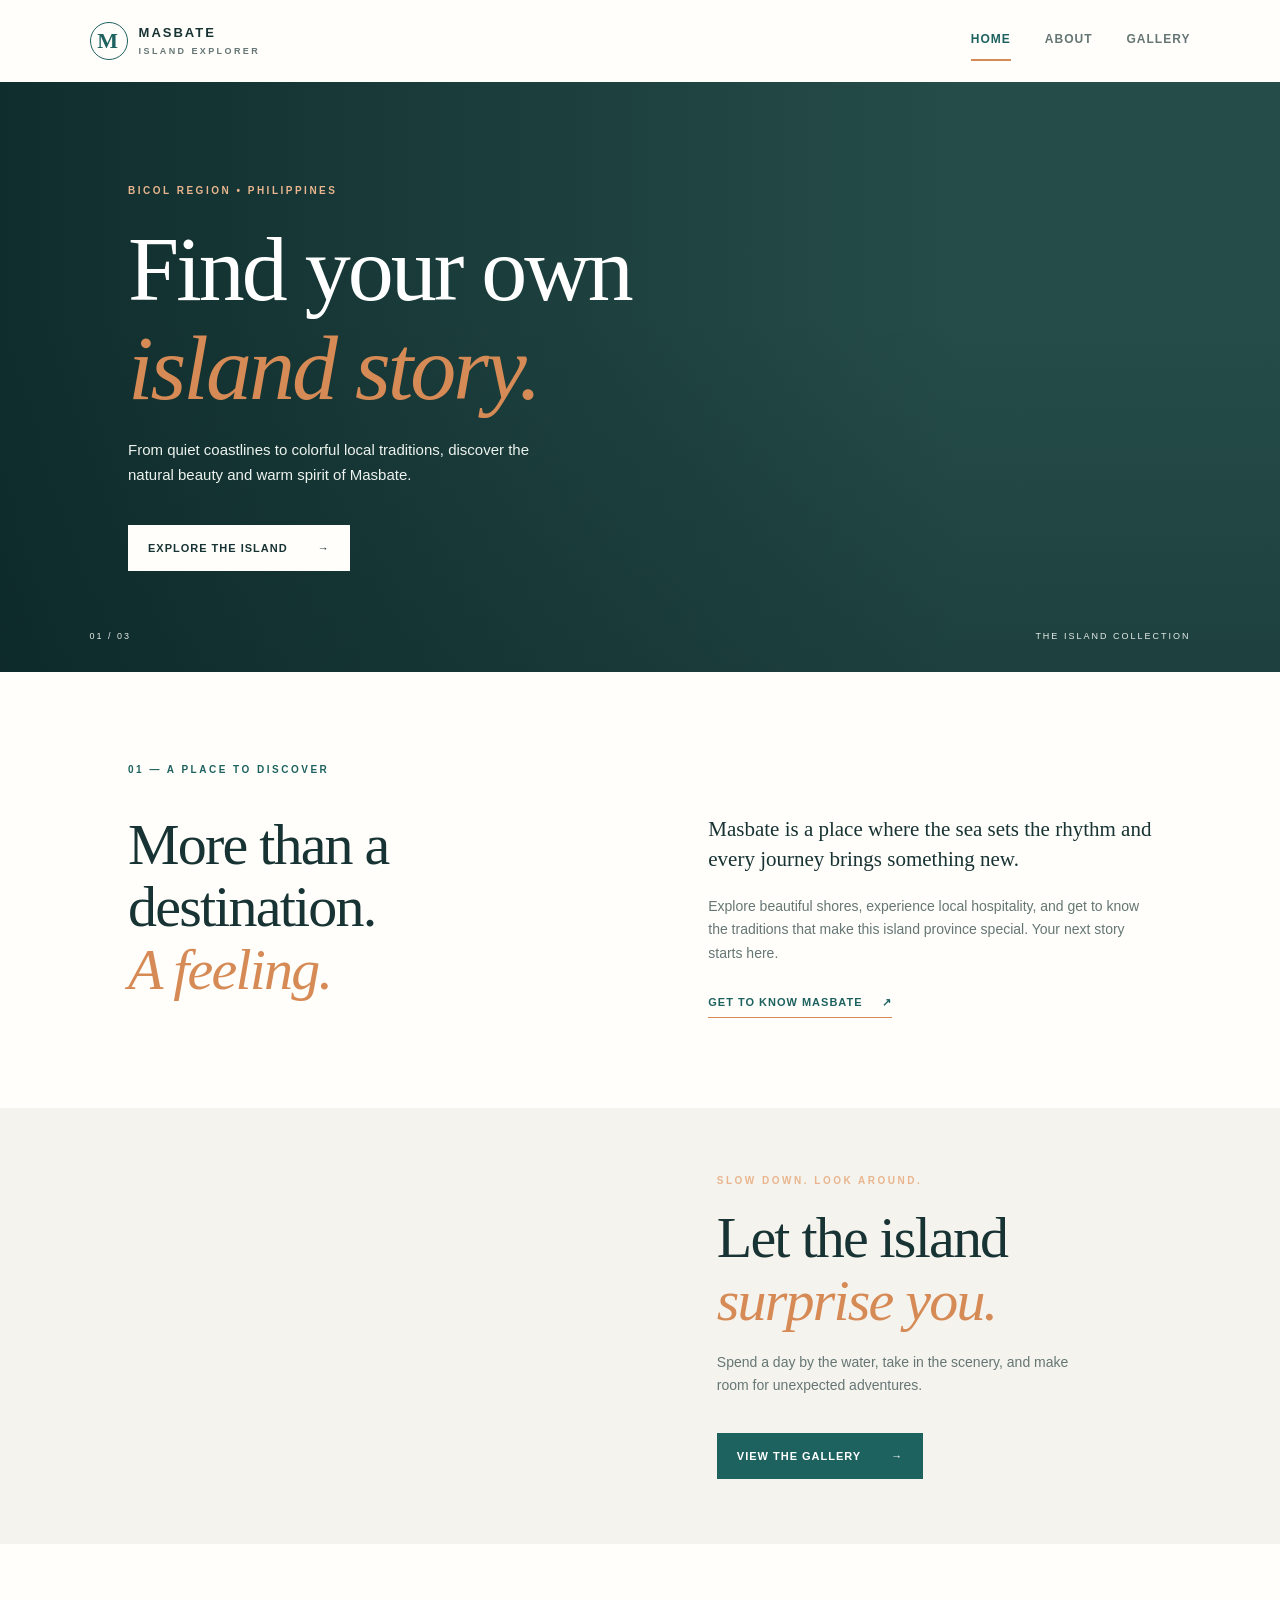
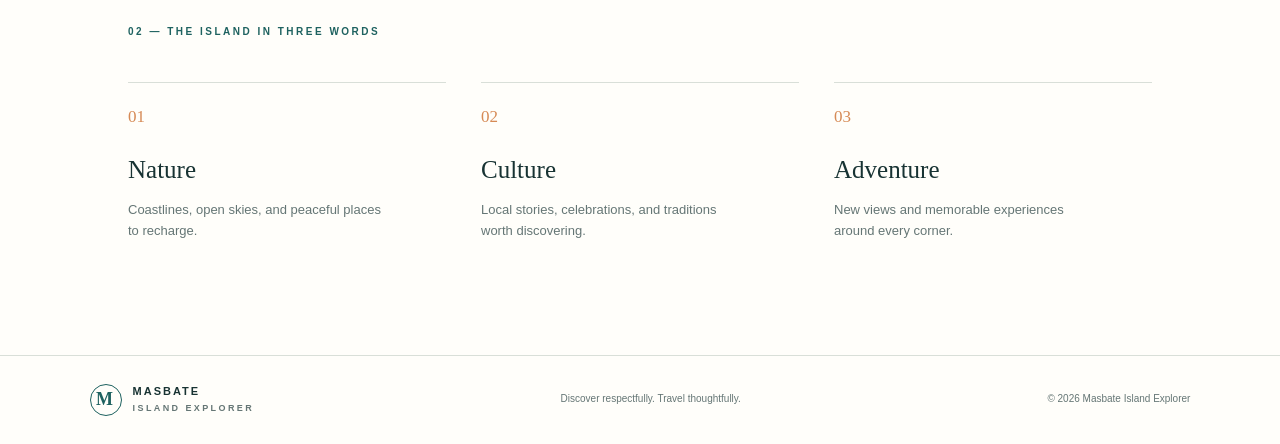
<file: index.html>
<!DOCTYPE html>
<html lang="en">
<head>
  <meta charset="UTF-8">
  <meta name="viewport" content="width=device-width, initial-scale=1.0">
  <meta name="description" content="Discover the beaches, culture, and adventures of Masbate, Philippines.">
  <title>Masbate Island Explorer | Home</title>
  <link rel="stylesheet" href="css/style.css">
</head>
<body>
  <header class="site-header">
    <a class="brand" href="index.html"><span class="brand-mark">M</span><span>MASBATE <small>ISLAND EXPLORER</small></span></a>
    <nav aria-label="Main navigation">
      <a class="active" href="index.html">Home</a>
      <a href="about.html">About</a>
      <a href="gallery.html">Gallery</a>
    </nav>
  </header>

  <main>
    <section class="hero">
      <div class="hero-shade"></div>
      <div class="hero-content">
        <p class="eyebrow">BICOL REGION • PHILIPPINES</p>
        <h1>Find your own<br><em>island story.</em></h1>
        <p class="hero-copy">From quiet coastlines to colorful local traditions, discover the natural beauty and warm spirit of Masbate.</p>
        <a class="button button-light" href="gallery.html">Explore the island <span aria-hidden="true">→</span></a>
      </div>
      <div class="hero-note"><span>01 / 03</span><span>THE ISLAND COLLECTION</span></div>
    </section>

    <section class="intro section-wrap">
      <div class="section-label">01 — A PLACE TO DISCOVER</div>
      <div class="intro-grid">
        <h2>More than a destination.<br><em>A feeling.</em></h2>
        <div>
          <p class="lead">Masbate is a place where the sea sets the rhythm and every journey brings something new.</p>
          <p>Explore beautiful shores, experience local hospitality, and get to know the traditions that make this island province special. Your next story starts here.</p>
          <a class="text-link" href="about.html">Get to know Masbate <span>↗</span></a>
        </div>
      </div>
    </section>

    <section class="feature-band">
      <div class="feature-image" role="img" aria-label="Tropical coastline with clear blue water"></div>
      <div class="feature-copy">
        <p class="eyebrow">SLOW DOWN. LOOK AROUND.</p>
        <h2>Let the island<br><em>surprise you.</em></h2>
        <p>Spend a day by the water, take in the scenery, and make room for unexpected adventures.</p>
        <a class="button button-dark" href="gallery.html">View the gallery <span aria-hidden="true">→</span></a>
      </div>
    </section>

    <section class="highlights section-wrap">
      <div class="section-label">02 — THE ISLAND IN THREE WORDS</div>
      <div class="highlight-grid">
        <article><span class="number">01</span><h3>Nature</h3><p>Coastlines, open skies, and peaceful places to recharge.</p></article>
        <article><span class="number">02</span><h3>Culture</h3><p>Local stories, celebrations, and traditions worth discovering.</p></article>
        <article><span class="number">03</span><h3>Adventure</h3><p>New views and memorable experiences around every corner.</p></article>
      </div>
    </section>
  </main>

  <footer class="site-footer"><a class="brand footer-brand" href="index.html"><span class="brand-mark">M</span><span>MASBATE <small>ISLAND EXPLORER</small></span></a><p>Discover respectfully. Travel thoughtfully.</p><span>© 2026 Masbate Island Explorer</span></footer>
</body>
</html>
</file>
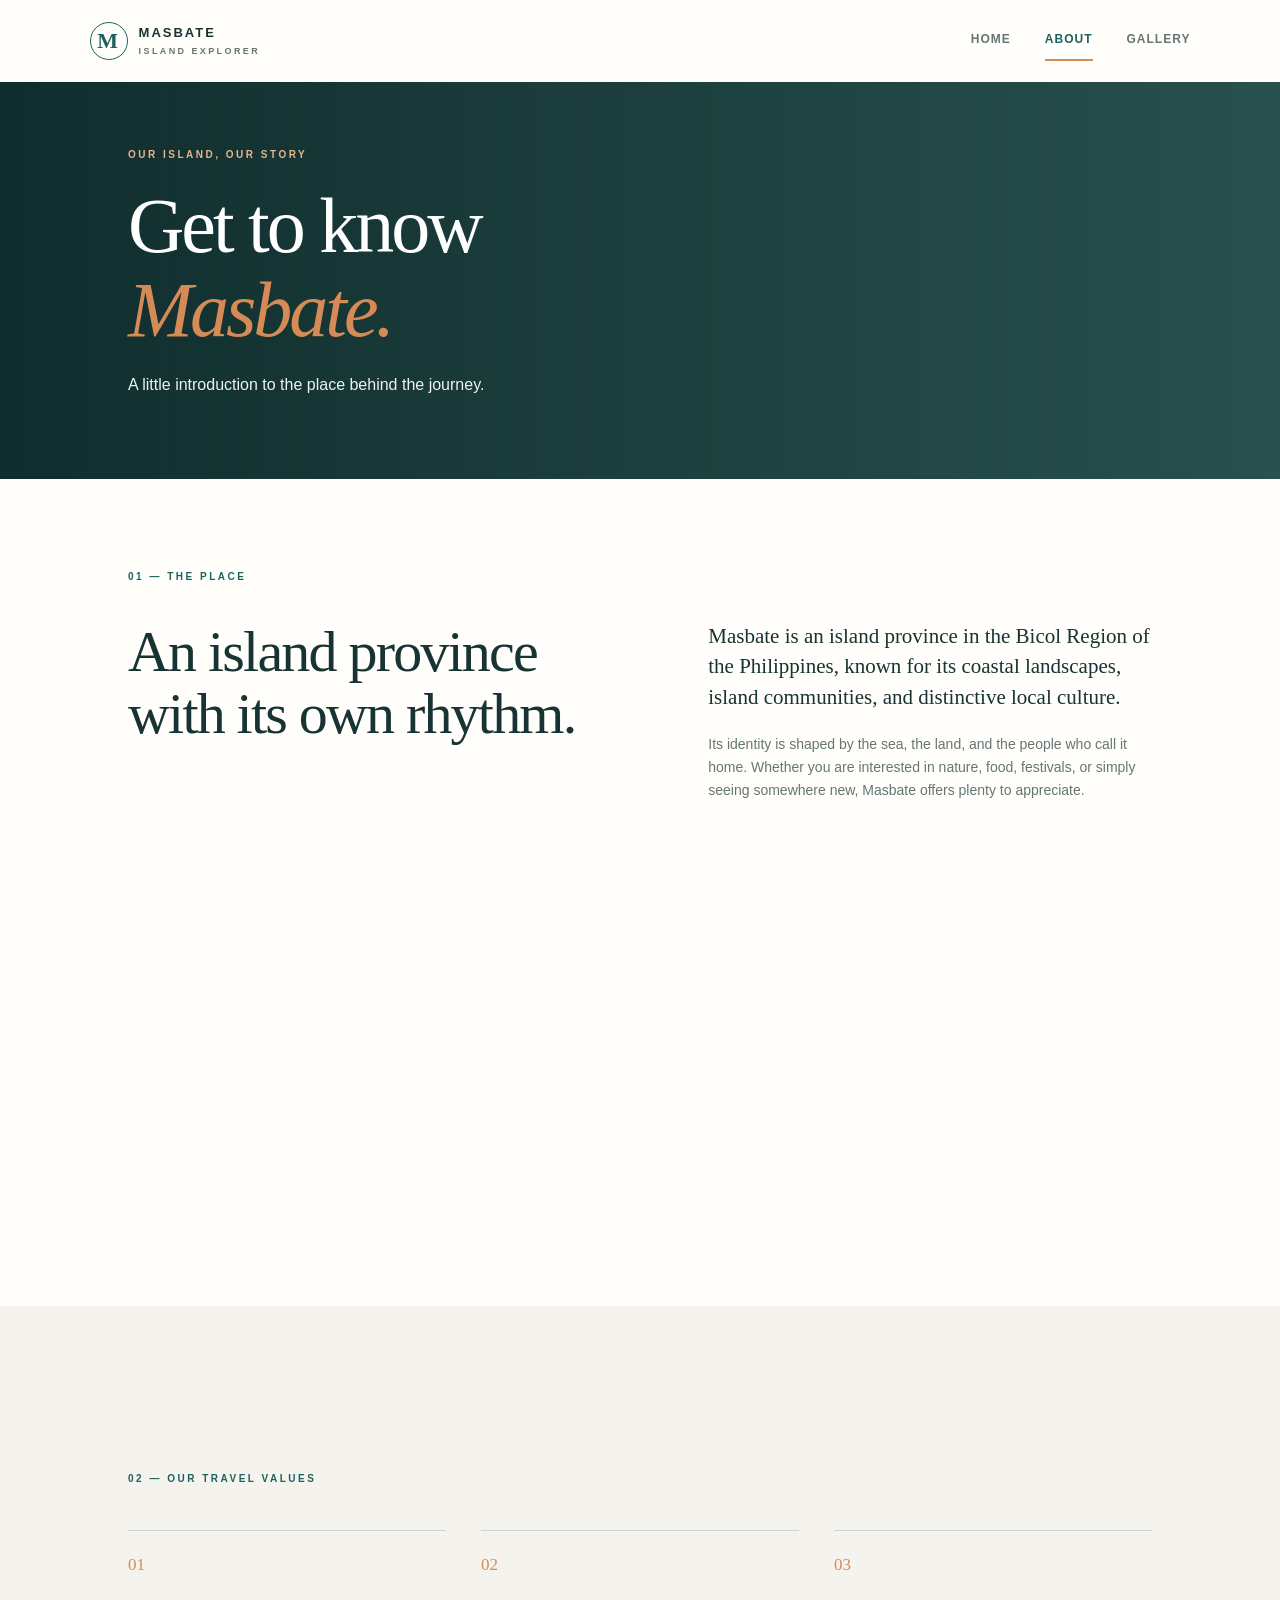
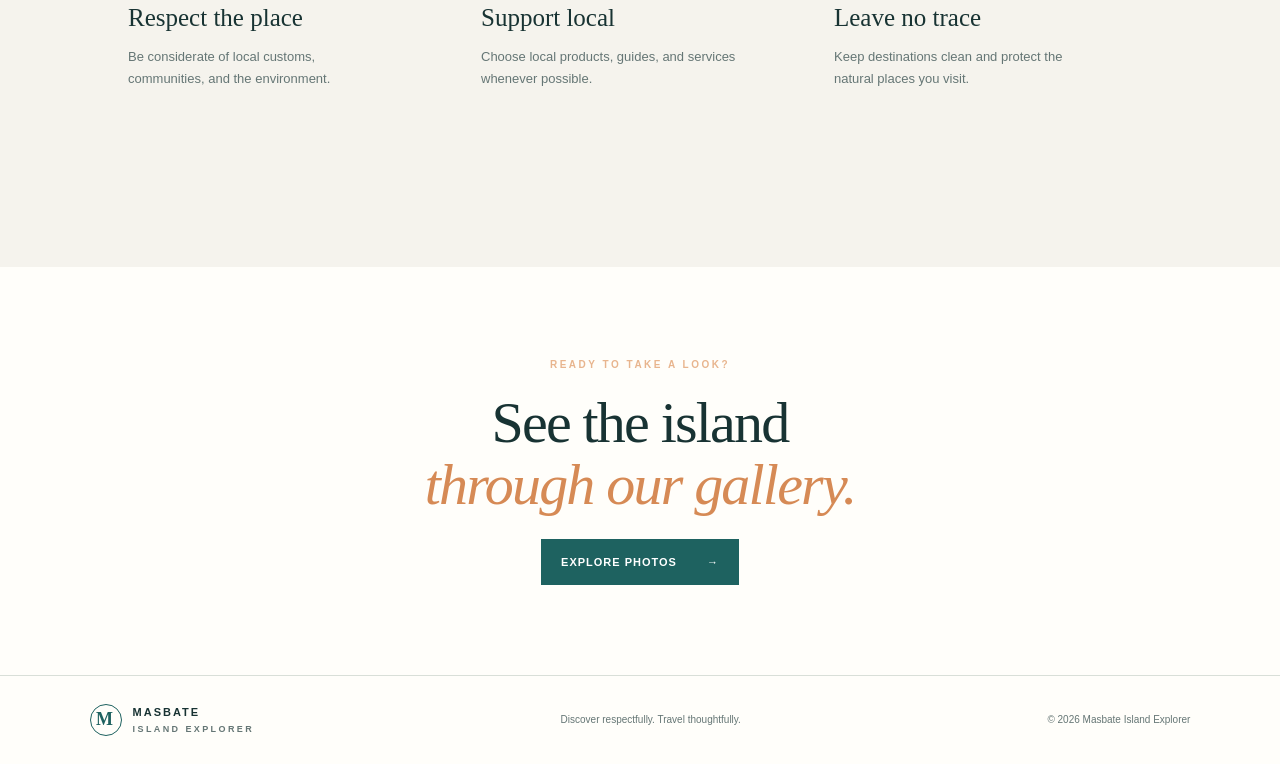
<file: about.html>
<!DOCTYPE html>
<html lang="en">
<head>
  <meta charset="UTF-8">
  <meta name="viewport" content="width=device-width, initial-scale=1.0">
  <meta name="description" content="Learn about Masbate and the inspiration behind Masbate Island Explorer.">
  <title>Masbate Island Explorer | About</title>
  <link rel="stylesheet" href="css/style.css">
</head>
<body>
  <header class="site-header">
    <a class="brand" href="index.html"><span class="brand-mark">M</span><span>MASBATE <small>ISLAND EXPLORER</small></span></a>
    <nav aria-label="Main navigation">
      <a href="index.html">Home</a>
      <a class="active" href="about.html">About</a>
      <a href="gallery.html">Gallery</a>
    </nav>
  </header>

  <main>
    <section class="page-hero about-hero">
      <div class="page-hero-inner"><p class="eyebrow">OUR ISLAND, OUR STORY</p><h1>Get to know<br><em>Masbate.</em></h1><p>A little introduction to the place behind the journey.</p></div>
    </section>

    <section class="section-wrap about-content">
      <div class="section-label">01 — THE PLACE</div>
      <div class="intro-grid">
        <h2>An island province<br>with its own rhythm.</h2>
        <div><p class="lead">Masbate is an island province in the Bicol Region of the Philippines, known for its coastal landscapes, island communities, and distinctive local culture.</p><p>Its identity is shaped by the sea, the land, and the people who call it home. Whether you are interested in nature, food, festivals, or simply seeing somewhere new, Masbate offers plenty to appreciate.</p></div>
      </div>
      <div class="about-photo" role="img" aria-label="Aerial view of a tropical island and turquoise sea"></div>
    </section>

    <section class="values-section">
      <div class="section-wrap">
        <div class="section-label">02 — OUR TRAVEL VALUES</div>
        <div class="values-grid">
          <article><span>01</span><h3>Respect the place</h3><p>Be considerate of local customs, communities, and the environment.</p></article>
          <article><span>02</span><h3>Support local</h3><p>Choose local products, guides, and services whenever possible.</p></article>
          <article><span>03</span><h3>Leave no trace</h3><p>Keep destinations clean and protect the natural places you visit.</p></article>
        </div>
      </div>
    </section>
    <section class="closing-cta section-wrap"><p class="eyebrow">READY TO TAKE A LOOK?</p><h2>See the island<br><em>through our gallery.</em></h2><a class="button button-dark" href="gallery.html">Explore photos <span>→</span></a></section>
  </main>

  <footer class="site-footer"><a class="brand footer-brand" href="index.html"><span class="brand-mark">M</span><span>MASBATE <small>ISLAND EXPLORER</small></span></a><p>Discover respectfully. Travel thoughtfully.</p><span>© 2026 Masbate Island Explorer</span></footer>
</body>
</html>
</file>
<file: css/style.css>
:root {
  --ink: #183333;
  --muted: #657675;
  --cream: #f5f3ed;
  --paper: #fffefa;
  --teal: #1e6260;
  --orange: #d68a55;
  --line: #d9dfd8;
}

* {
  box-sizing: border-box;
}

html {
  scroll-behavior: smooth;
}

body {
  margin: 0;
  color: var(--ink);
  background: var(--paper);
  font-family: Arial, Helvetica, sans-serif;
  line-height: 1.65;
}

a {
  color: inherit;
  text-decoration: none;
}

.site-header {
  min-height: 82px;
  padding: 0 7%;
  display: flex;
  align-items: center;
  justify-content: space-between;
  gap: 24px;
  background: var(--paper);
}

.brand {
  display: inline-flex;
  align-items: center;
  gap: 11px;
  font-size: 13px;
  font-weight: 800;
  letter-spacing: 2px;
  line-height: 1.2;
}

.brand small {
  display: block;
  margin-top: 5px;
  color: var(--muted);
  font-size: 9px;
  letter-spacing: 2.4px;
}

.brand-mark {
  width: 38px;
  height: 38px;
  display: grid;
  place-items: center;
  border: 1px solid var(--teal);
  border-radius: 50%;
  color: var(--teal);
  font-family: Georgia, serif;
  font-size: 22px;
}

nav {
  display: flex;
  gap: 34px;
  align-items: center;
}

nav a {
  padding: 9px 0;
  color: var(--muted);
  font-size: 12px;
  font-weight: 700;
  letter-spacing: 1px;
  text-transform: uppercase;
  border-bottom: 2px solid transparent;
}

nav a:hover,
nav a:focus,
nav a.active {
  color: var(--teal);
  border-color: var(--orange);
}

.hero {
  min-height: 590px;
  position: relative;
  display: flex;
  align-items: center;
  padding: 80px 10%;
  color: white;
  background: #315c58 url('https://images.unsplash.com/photo-1500375592092-40eb2168fd21?auto=format&fit=crop&w=2000&q=90') center 52%/cover no-repeat;
}

.hero-shade {
  position: absolute;
  inset: 0;
  background: linear-gradient(90deg, rgba(8,35,35,.82), rgba(8,35,35,.28) 75%), linear-gradient(0deg, rgba(8,35,35,.28), transparent 60%);
}

.hero-content {
  position: relative;
  z-index: 1;
  max-width: 600px;
}

.eyebrow,
.section-label {
  font-size: 10px;
  font-weight: 800;
  letter-spacing: 2.5px;
}

.eyebrow {
  color: #e8b58e;
}

h1, h2, h3, p {
  margin-top: 0;
}

h1, h2 {
  font-family: Georgia, 'Times New Roman', serif;
  font-weight: 400;
  line-height: 1.08;
}

h1 {
  margin: 20px 0;
  font-size: clamp(54px, 8vw, 92px);
  letter-spacing: -3px;
}

h1 em,
h2 em {
  color: var(--orange);
  font-weight: 400;
}

.hero-copy {
  max-width: 430px;
  color: #edf3ef;
  font-size: 15px;
}

.button {
  display: inline-flex;
  align-items: center;
  gap: 30px;
  margin-top: 22px;
  padding: 14px 20px;
  font-size: 11px;
  font-weight: 800;
  letter-spacing: 1px;
  text-transform: uppercase;
  transition: transform .2s, background .2s;
}

.button:hover {
  transform: translateY(-3px);
}

.button-light {
  color: var(--ink);
  background: #fffefa;
}

.button-dark {
  color: white;
  background: var(--teal);
}

.button-dark:hover {
  background: #124947;
}

.hero-note {
  position: absolute;
  z-index: 1;
  right: 7%;
  bottom: 28px;
  left: 7%;
  display: flex;
  justify-content: space-between;
  color: #e6ece8;
  font-size: 9px;
  letter-spacing: 2px;
}

.section-wrap {
  padding: 90px 10%;
}

.section-label {
  color: var(--teal);
}

.intro-grid {
  display: grid;
  grid-template-columns: 1.1fr 1fr;
  gap: 9%;
  margin-top: 35px;
}

h2 {
  margin-bottom: 0;
  font-size: clamp(38px, 5vw, 58px);
  letter-spacing: -1.8px;
}

.lead {
  color: var(--ink);
  font-family: Georgia, serif;
  font-size: 21px;
  line-height: 1.45;
}

.intro-grid div > p:not(.lead) {
  color: var(--muted);
  font-size: 14px;
}

.text-link {
  display: inline-block;
  margin-top: 14px;
  padding-bottom: 6px;
  border-bottom: 1px solid var(--orange);
  color: var(--teal);
  font-size: 11px;
  font-weight: 800;
  letter-spacing: 1px;
  text-transform: uppercase;
}

.text-link span {
  margin-left: 15px;
}

.feature-band {
  display: grid;
  grid-template-columns: 1fr 1fr;
  min-height: 430px;
  background: var(--cream);
}

.feature-image {
  min-height: 430px;
  background: url('https://images.unsplash.com/photo-1519046904884-53103b34b206?auto=format&fit=crop&w=1400&q=85') center/cover no-repeat;
}

.feature-copy {
  align-self: center;
  max-width: 530px;
  padding: 65px 12%;
}

.feature-copy h2 {
  margin: 18px 0;
}

.feature-copy > p:not(.eyebrow) {
  color: var(--muted);
  font-size: 14px;
}

.highlights {
  padding-top: 80px;
  padding-bottom: 100px;
}

.highlight-grid,
.values-grid {
  display: grid;
  grid-template-columns: repeat(3, 1fr);
  gap: 35px;
  margin-top: 42px;
}

.highlight-grid article {
  padding-top: 20px;
  border-top: 1px solid var(--line);
}

.number,
.values-grid article > span {
  color: var(--orange);
  font-family: Georgia, serif;
  font-size: 17px;
}

.highlight-grid h3,
.values-grid h3 {
  margin: 18px 0 8px;
  font-family: Georgia, serif;
  font-size: 25px;
  font-weight: 400;
}

.highlight-grid p,
.values-grid p {
  max-width: 260px;
  color: var(--muted);
  font-size: 13px;
}

.site-footer {
  display: flex;
  align-items: center;
  justify-content: space-between;
  gap: 20px;
  padding: 28px 7%;
  border-top: 1px solid var(--line);
}

.site-footer > p,
.site-footer > span {
  margin: 0;
  color: var(--muted);
  font-size: 10px;
}

.footer-brand {
  font-size: 11px;
}

.footer-brand .brand-mark {
  width: 32px;
  height: 32px;
  font-size: 18px;
}

.page-hero {
  min-height: 390px;
  display: flex;
  align-items: center;
  padding: 65px 10%;
  color: white;
  background-position: center;
  background-size: cover;
}

.about-hero {
  background-image: linear-gradient(90deg, rgba(8,35,35,.82), rgba(8,35,35,.2)), url('https://images.unsplash.com/photo-1473116763249-2c2c7f3a1d4a?auto=format&fit=crop&w=1800&q=85');
  background-color: #315c58;
}

.gallery-hero {
  background-image: linear-gradient(90deg, rgba(8,35,35,.82), rgba(8,35,35,.2)), url('https://images.unsplash.com/photo-1507525428034-b723cf961d3e?auto=format&fit=crop&w=1800&q=85');
}

.page-hero-inner {
  max-width: 650px;
}

.page-hero h1 {
  font-size: clamp(52px, 7vw, 78px);
}

.page-hero-inner > p:last-child {
  color: #edf3ef;
}

.about-content {
  padding-bottom: 75px;
}

.about-photo {
  height: 360px;
  margin-top: 55px;
  background-image: url("https://images.unsplash.com/photo-1519046904884-53103b34b206?auto=format&fit=crop&w=1400&q=85");
  background-position: center;
  background-size: cover;
  background-repeat: no-repeat;
}

.values-section {
  padding: 75px 0;
  background: var(--cream);
}

.values-grid article {
  padding-top: 20px;
  border-top: 1px solid #cdd6ce;
}

.closing-cta {
  text-align: center;
}

.closing-cta h2 {
  margin-top: 18px;
}

.gallery-section {
  padding-top: 75px;
}

.gallery-heading {
  display: flex;
  align-items: end;
  justify-content: space-between;
  gap: 45px;
  margin-bottom: 38px;
}

.gallery-heading h2 {
  margin-top: 22px;
}

.gallery-heading > p {
  max-width: 340px;
  margin-bottom: 5px;
  color: var(--muted);
  font-size: 13px;
}

.photo-grid {
  display: grid;
  grid-template-columns: repeat(3, 1fr);
  gap: 18px;
}

.photo-card {
  min-width: 0;
  margin: 0;
  background: var(--cream);
}

.photo-card img {
  display: block;
  width: 100%;
  height: 240px;
  object-fit: cover;
  transition: filter .25s;
}

.photo-card:hover img {
  filter: saturate(1.2);
}

.photo-card figcaption {
  padding: 13px 15px;
  font-family: Georgia, serif;
  font-size: 17px;
}

.photo-card figcaption span {
  margin-right: 12px;
  color: var(--orange);
  font-family: Arial, sans-serif;
  font-size: 10px;
}

.gallery-note {
  margin-top: 22px;
  color: var(--muted);
  font-size: 11px;
}

a:focus-visible {
  outline: 3px solid var(--orange);
  outline-offset: 4px;
}

@media (max-width: 700px) {
  .site-header {
    min-height: 74px;
    padding: 14px 5%;
    flex-wrap: wrap;
  }

  nav {
    gap: 19px;
  }

  nav a {
    font-size: 10px;
  }

  .brand {
    font-size: 11px;
  }

  .hero {
    min-height: 540px;
    padding: 70px 7%;
  }

  .hero-note {
    left: 7%;
    right: 7%;
    font-size: 8px;
  }

  .section-wrap {
    padding: 65px 7%;
  }

  .intro-grid,
  .feature-band {
    grid-template-columns: 1fr;
    gap: 25px;
  }

  .feature-image {
    min-height: 280px;
  }

  .feature-copy {
    padding: 55px 7%;
  }

  .highlight-grid,
  .values-grid {
    grid-template-columns: 1fr;
    gap: 25px;
  }

  .site-footer {
    align-items: flex-start;
    flex-direction: column;
    padding: 28px 7%;
  }

  .page-hero {
    min-height: 350px;
    padding: 55px 7%;
  }

  .about-photo {
    height: 260px;
  }

  .gallery-heading {
    align-items: flex-start;
    flex-direction: column;
    gap: 18px;
  }

  .photo-grid {
    grid-template-columns: repeat(2, 1fr);
    gap: 12px;
  }

  .photo-card img {
    height: 175px;
  }
}

@media (max-width: 420px) {
  .site-header {
    justify-content: center;
  }

  nav {
    width: 100%;
    justify-content: center;
  }

  .photo-grid {
    grid-template-columns: 1fr;
  }

  .photo-card img {
    height: 230px;
  }
  }
</file>
